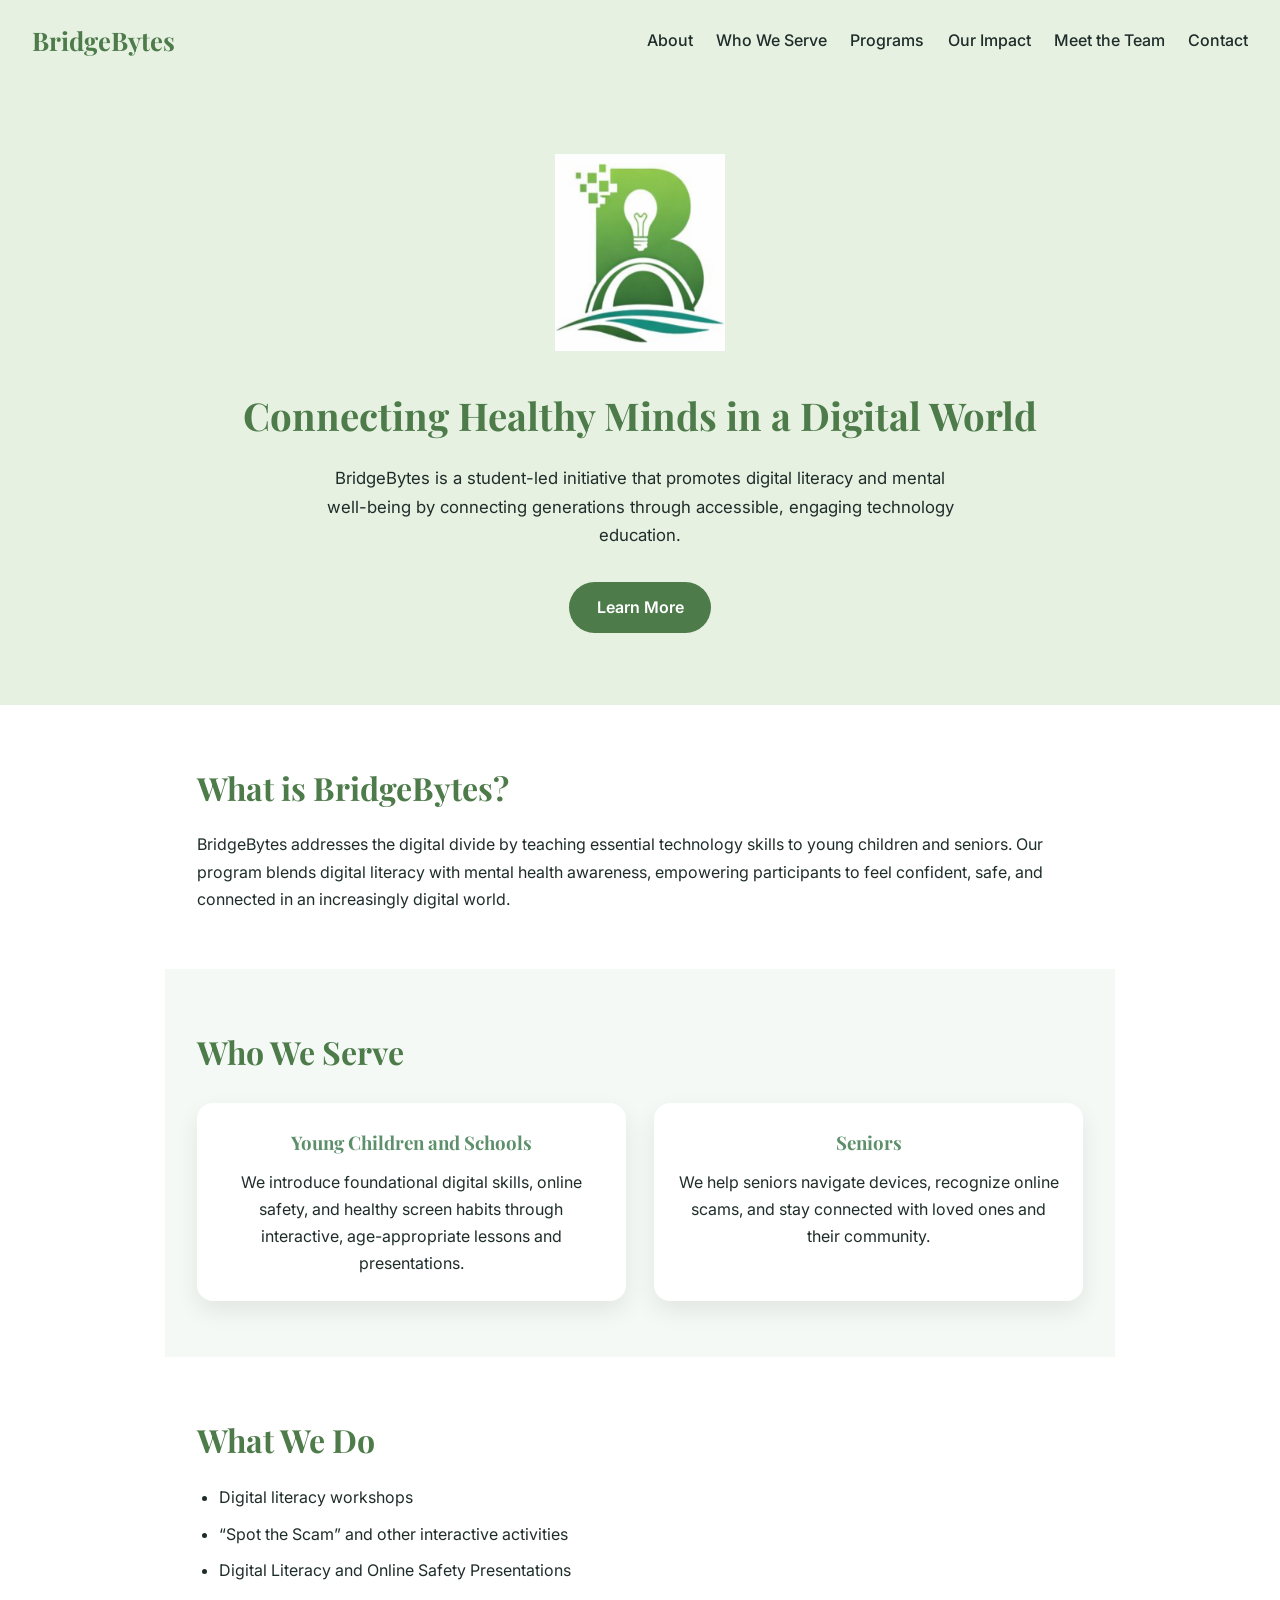
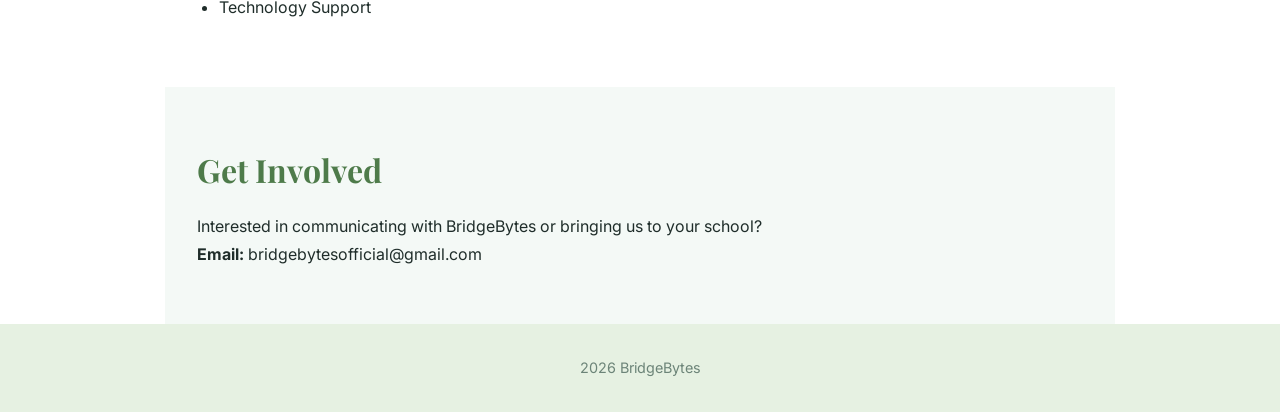
<file: index.html>
<!DOCTYPE html>
<html lang="en">
<head>
  <meta charset="UTF-8" />
  <meta name="viewport" content="width=device-width, initial-scale=1.0" />
  <title>BridgeBytes</title>

  <!-- fonts for the ehthinhgy -->
  <link rel="preconnect" href="https://fonts.googleapis.com">
  <link rel="preconnect" href="https://fonts.gstatic.com" crossorigin>
  <link href="https://fonts.googleapis.com/css2?family=Playfair+Display:wght@500;600;700&family=Inter:wght@400;500;600&display=swap" rel="stylesheet">

  <link rel="stylesheet" href="style.css" />
</head>
<body>

 
  <header class="nav">
    <h1 class="brand">BridgeBytes</h1>
 <nav>
  <a href="#about">About</a>
  <a href="#impact">Who We Serve</a>
  <a href="#programs">Programs</a>
  <a href="impact.html">Our Impact</a>
  <a href="team.html">Meet the Team</a>
  <a href="#contact">Contact</a>
</nav>

  </header>

  
  <section class="hero">
    <img src="assets/logo.png" alt="BridgeBytes logo" class="logo" />

    <h2>Connecting Healthy Minds in a Digital World</h2>

    <p>
      BridgeBytes is a student-led initiative that promotes digital literacy
      and mental well-being by connecting generations through accessible,
      engaging technology education.
    </p>

    <a href="#about" class="btn">Learn More</a>
  </section>

  <!-- abiout sect ion -->
  <section id="about" class="section">
    <h2>What is BridgeBytes?</h2>
    <p>
      BridgeBytes addresses the digital divide by teaching essential technology
      skills to young children and seniors. Our program blends digital literacy
      with mental health awareness, empowering participants to feel confident,
      safe, and connected in an increasingly digital world.
    </p>
  </section>


  <section id="impact" class="section alt">
    <h2>Who We Serve</h2>

    <div class="cards">
      <div class="card">
        <h3>Young Children and Schools</h3>
        <p>
          We introduce foundational digital skills, online safety,
          and healthy screen habits through interactive, age-appropriate lessons and presentations.
        </p>
      </div>

      <div class="card">
        <h3>Seniors</h3>
        <p>
          We help seniors navigate devices, recognize online scams,
          and stay connected with loved ones and their community.
        </p>
      </div>
    </div>
  </section>


  <section id="programs" class="section">
    <h2>What We Do</h2>
    <ul>
      <li>Digital literacy workshops</li>
      <li>“Spot the Scam” and other interactive activities</li>
      <li> Digital Literacy and Online Safety Presentations </li>
      <li>Technology Support</li>
    </ul>
  </section>

  <!-- emails and shit -->
  <section id="contact" class="section alt">
    <h2>Get Involved</h2>
    <p>
      Interested in communicating with BridgeBytes or bringing us
      to your school?
    </p>
    <p><strong>Email:</strong> bridgebytesofficial@gmail.com</p>
  </section>

 
  <footer>
    <p> 2026 BridgeBytes</p>
  </footer>

</body>
</html>
</file>
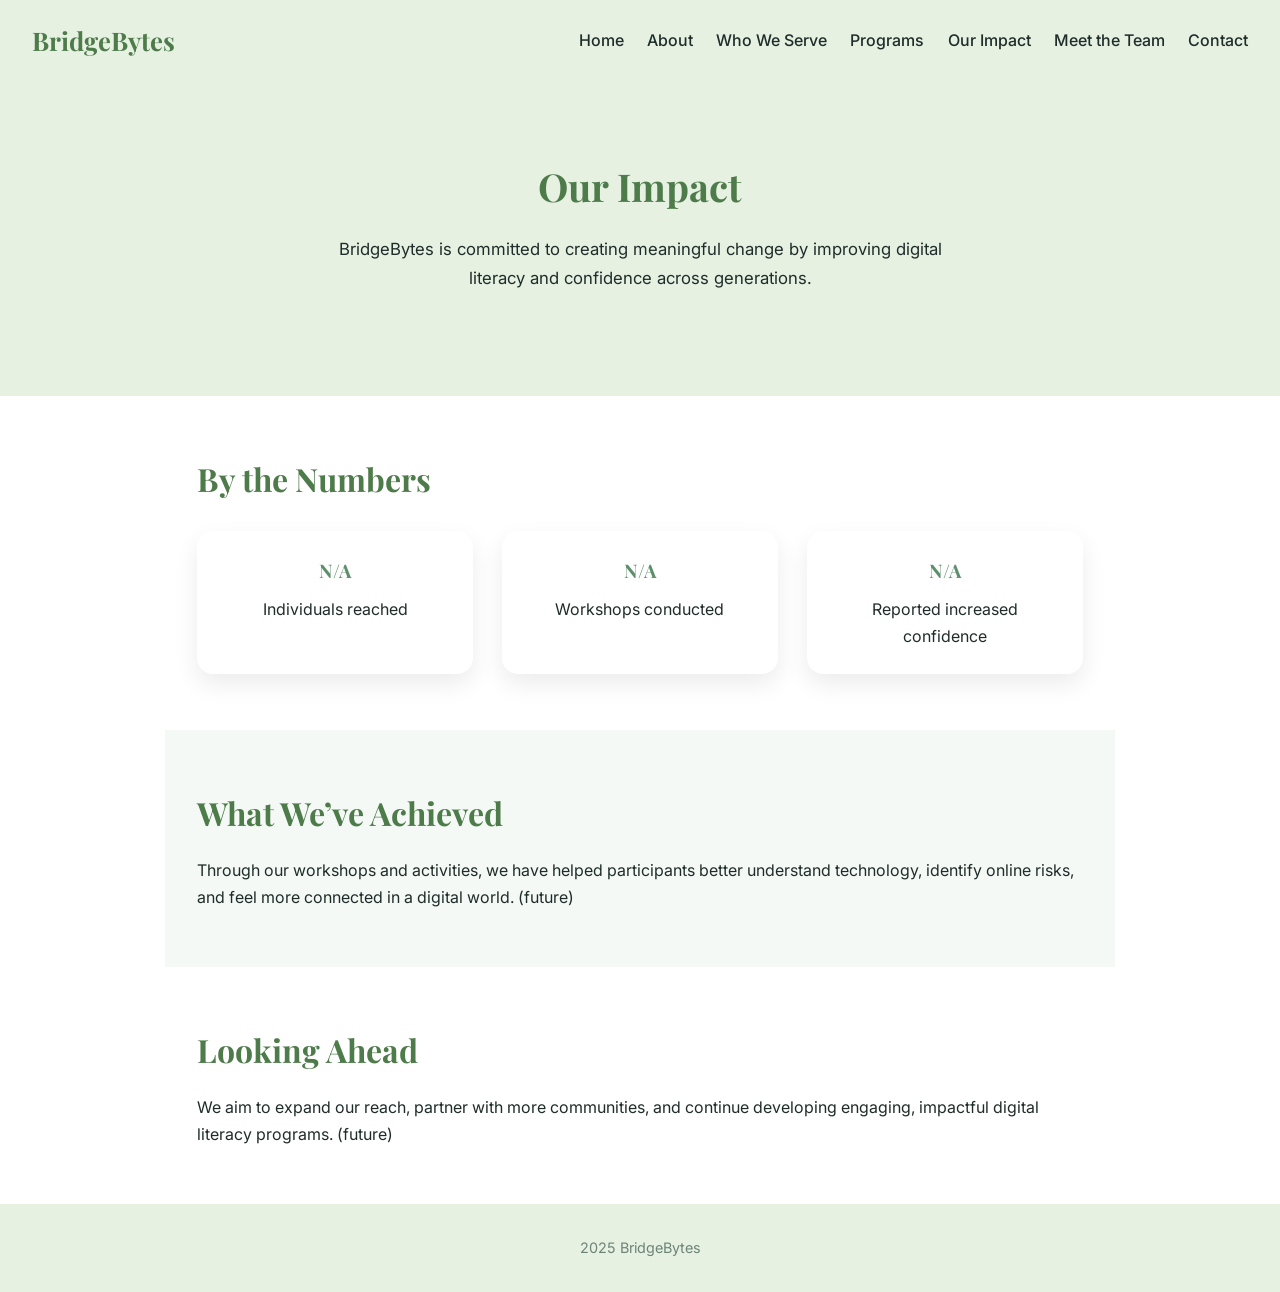
<file: impact.html>
<!DOCTYPE html>
<html lang="en">
<head>
  <meta charset="UTF-8" />
  <meta name="viewport" content="width=device-width, initial-scale=1.0" />
  <title>Our Impact | BridgeBytes</title>

  <link rel="preconnect" href="https://fonts.googleapis.com">
  <link rel="preconnect" href="https://fonts.gstatic.com" crossorigin>
  <link href="https://fonts.googleapis.com/css2?family=Playfair+Display:wght@500;600;700&family=Inter:wght@400;500;600&display=swap" rel="stylesheet">

  <link rel="stylesheet" href="style.css" />
</head>
<body>

  <header class="nav">
    <h1 class="brand">BridgeBytes</h1>
    <nav>
      <a href="index.html">Home</a>
      <a href="index.html#about">About</a>
      <a href="index.html#impact">Who We Serve</a>
      <a href="index.html#programs">Programs</a>
      <a href="impact.html">Our Impact</a>
      <a href="team.html">Meet the Team</a>
      <a href="index.html#contact">Contact</a>
    </nav>
  </header>

  <section class="hero">
    <h2>Our Impact</h2>
    <p>
      BridgeBytes is committed to creating meaningful change by improving
      digital literacy and confidence across generations.
    </p>
  </section>

  <section class="section">
    <h2>By the Numbers</h2>

    <div class="cards">
      <div class="card">
        <h3>N/A</h3>
        <p>Individuals reached</p>
      </div>

      <div class="card">
        <h3>N/A</h3>
        <p>Workshops conducted</p>
      </div>

      <div class="card">
        <h3>N/A</h3>
        <p>Reported increased confidence</p>
      </div>
    </div>
  </section>

  <section class="section alt">
    <h2>What We’ve Achieved</h2>
    <p>
      Through our workshops and activities, we have helped participants
      better understand technology, identify online risks, and feel more
      connected in a digital world. (future)
    </p>
  </section>

  <section class="section">
    <h2>Looking Ahead</h2>
    <p>
      We aim to expand our reach, partner with more communities, and continue
      developing engaging, impactful digital literacy programs. (future)
    </p>
  </section>

  <footer>
    <p>2025 BridgeBytes</p>
  </footer>

</body>
</html>
</file>
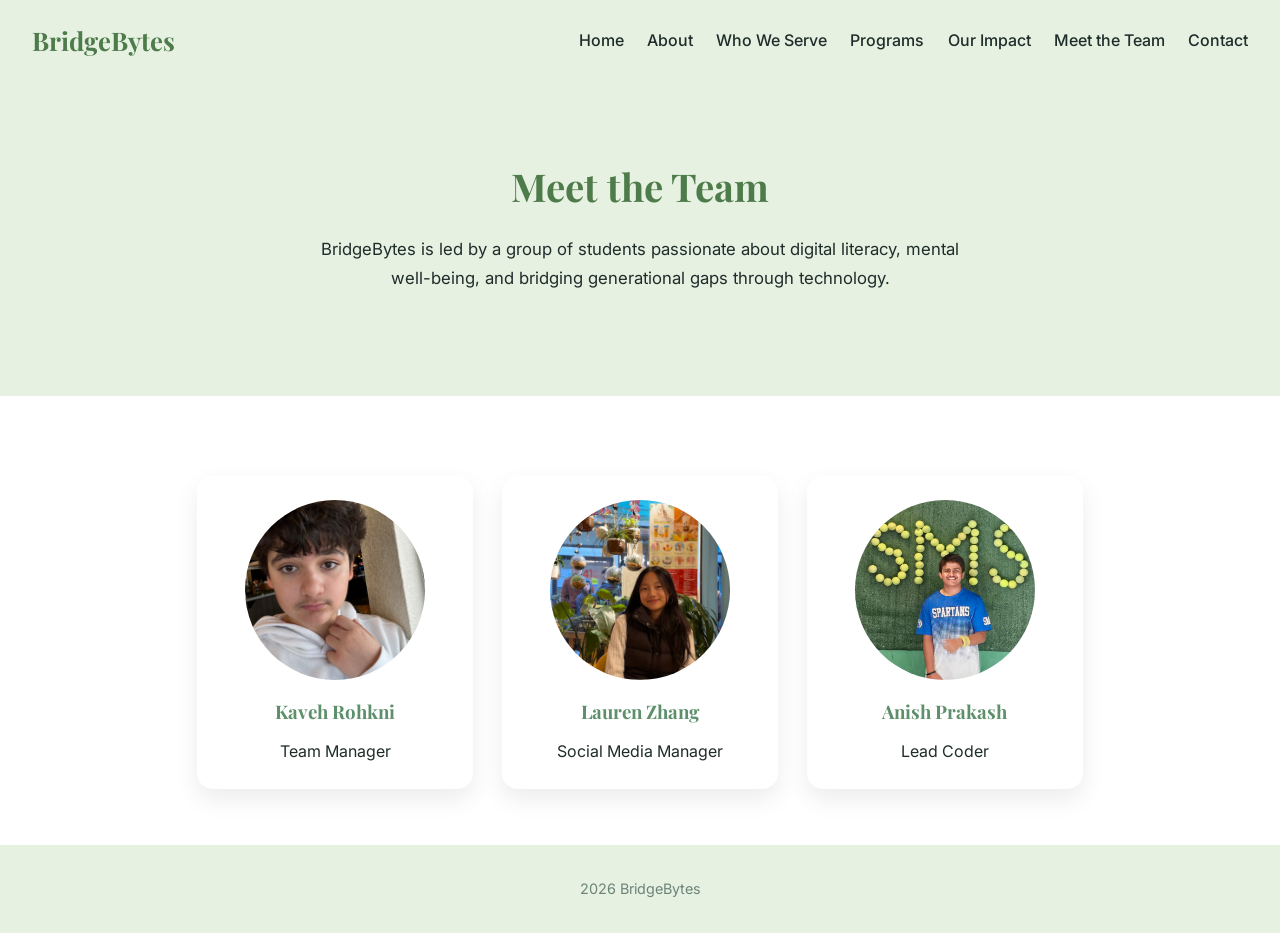
<file: team.html>
<!DOCTYPE html>
<html lang="en">
<head>
  <meta charset="UTF-8" />
  <meta name="viewport" content="width=device-width, initial-scale=1.0" />
  <title>Meet the Team | BridgeBytes</title>

  <link rel="preconnect" href="https://fonts.googleapis.com">
  <link rel="preconnect" href="https://fonts.gstatic.com" crossorigin>
  <link href="https://fonts.googleapis.com/css2?family=Playfair+Display:wght@500;600;700&family=Inter:wght@400;500;600&display=swap" rel="stylesheet">

  <link rel="stylesheet" href="style.css" />
</head>
<body>

  <header class="nav">
    <h1 class="brand">BridgeBytes</h1>
    <nav>
      <a href="index.html">Home</a>
      <a href="index.html#about">About</a>
      <a href="index.html#impact">Who We Serve</a>
      <a href="index.html#programs">Programs</a>
      <a href="impact.html">Our Impact</a>
      <a href="team.html">Meet the Team</a>
      <a href="index.html#contact">Contact</a>
    </nav>
  </header>

  <section class="hero">
    <h2>Meet the Team</h2>
    <p>
      BridgeBytes is led by a group of students passionate about digital literacy,
      mental well-being, and bridging generational gaps through technology.
    </p>
  </section>

  <section class="section">
    <div class="cards">

      <div class="card">
       <div class="team-img-wrapper">
  <img src="assets/kaveh.png" class="team-img" />
</div>
        <h3>Kaveh Rohkni</h3>
        <p>Team Manager</p>
      </div>

      <div class="card">
    <div class="team-img-wrapper">
  <img src="assets/lauren.png" class="team-img" />
</div>
        <h3>Lauren Zhang</h3>
        <p>Social Media Manager</p>
      </div>

      
      <div class="card">
      <div class="team-img-wrapper">
  <img src="assets/anish.png" class="team-img" />
</div>
        <h3>Anish Prakash</h3>
        <p>Lead Coder</p>
      </div>

    
    </div>
  </section>

  <footer>
    <p>2026 BridgeBytes</p>
  </footer>

</body>
</html>
</file>
<file: style.css>
*  {
  margin: 0;
  padding: 0;
  box-sizing: border-box;
}

body {
  font-family: "Inter", sans-serif;
  line-height: 1.7;
  color: #1F2D2A;
  background: #ffffff;
}


.nav {
  display: flex;
  justify-content: space-between;
  align-items: center;
  padding: 1.2rem 2rem;
  background: #E6F1E2;
}

.brand {
  font-family: "Playfair Display", serif;
  font-size: 1.6rem;
  color: #4E7B4A;
}

.nav a {
  margin-left: 1.2rem;
  text-decoration: none;
  color: #1F2D2A;
  font-weight: 500;
}

.nav a:hover {
  color: #4E7B4A;
}


.hero {
  text-align: center;
  padding: 4.5rem 2rem;
  background: #E6F1E2;
}

.logo {
  max-width: 170px;
  margin-bottom: 1.5rem;
}

.hero h2 {
  font-family: "Playfair Display", serif;
  font-size: 2.4rem;
  color: #4E7B4A;
  margin-bottom: 1rem;
}

.hero p {
  max-width: 650px;
  margin: 0 auto 2rem;
  font-size: 1.05rem;
}


.btn {
  display: inline-block;
  padding: 0.75rem 1.7rem;
  background: #4E7B4A;
  color: white;
  text-decoration: none;
  border-radius: 999px;
  font-weight: 600;
}

.btn:hover {
  background: #3D633B;
}


.section {
  padding: 3.5rem 2rem;
  max-width: 950px;
  margin: auto;
}

.section h2 {
  font-family: "Playfair Display", serif;
  font-size: 2rem;
  color: #4E7B4A;
  margin-bottom: 1rem;
}


.alt {
  background: #F4F9F6;
}


.cards {
  display: grid;
  grid-template-columns: repeat(auto-fit, minmax(260px, 1fr));
  gap: 1.8rem;
  margin-top: 1.5rem;
}

.card {
  background: white;
  padding: 2rem;
  border-radius: 16px;
  box-shadow: 0 12px 25px rgba(0,0,0,0.06);
}

.card h3 {
  font-family: "Playfair Display", serif;
  color: #5C8F6A;
  margin-bottom: 0.6rem;
}


ul {
  margin-top: 1rem;
  padding-left: 1.4rem;
}

li {
  margin-bottom: 0.6rem;
}


footer {
  text-align: center;
  padding: 2rem;
  font-size: 0.9rem;
  color: #6C8478;
  background: #E6F1E2;
}

.team-img-wrapper {
  width: 180px;
  height: 180px;
  border-radius: 50%;
  overflow: hidden;
  margin: 0 auto 1rem;
  background: #DDE8E1;
}

.team-img {
  width: 100%;
  height: 100%;
  object-fit: cover;
  display: block;
}

.card {
  background: white;
  border-radius: 16px;
  padding: 1.5rem;
  text-align: center;
  box-shadow: 0 10px 25px rgba(0, 0, 0, 0.08);
  transition: transform 0.2s ease, box-shadow 0.2s ease;
}

.card:hover {
  transform: translateY(-4px);
  box-shadow: 0 16px 35px rgba(0, 0, 0, 0.12);
}

.nav a:hover {
  color: #4E7B4A;
}

.nav a.active {
  color: #4E7B4A;
  font-weight: 600;
}
</file>
